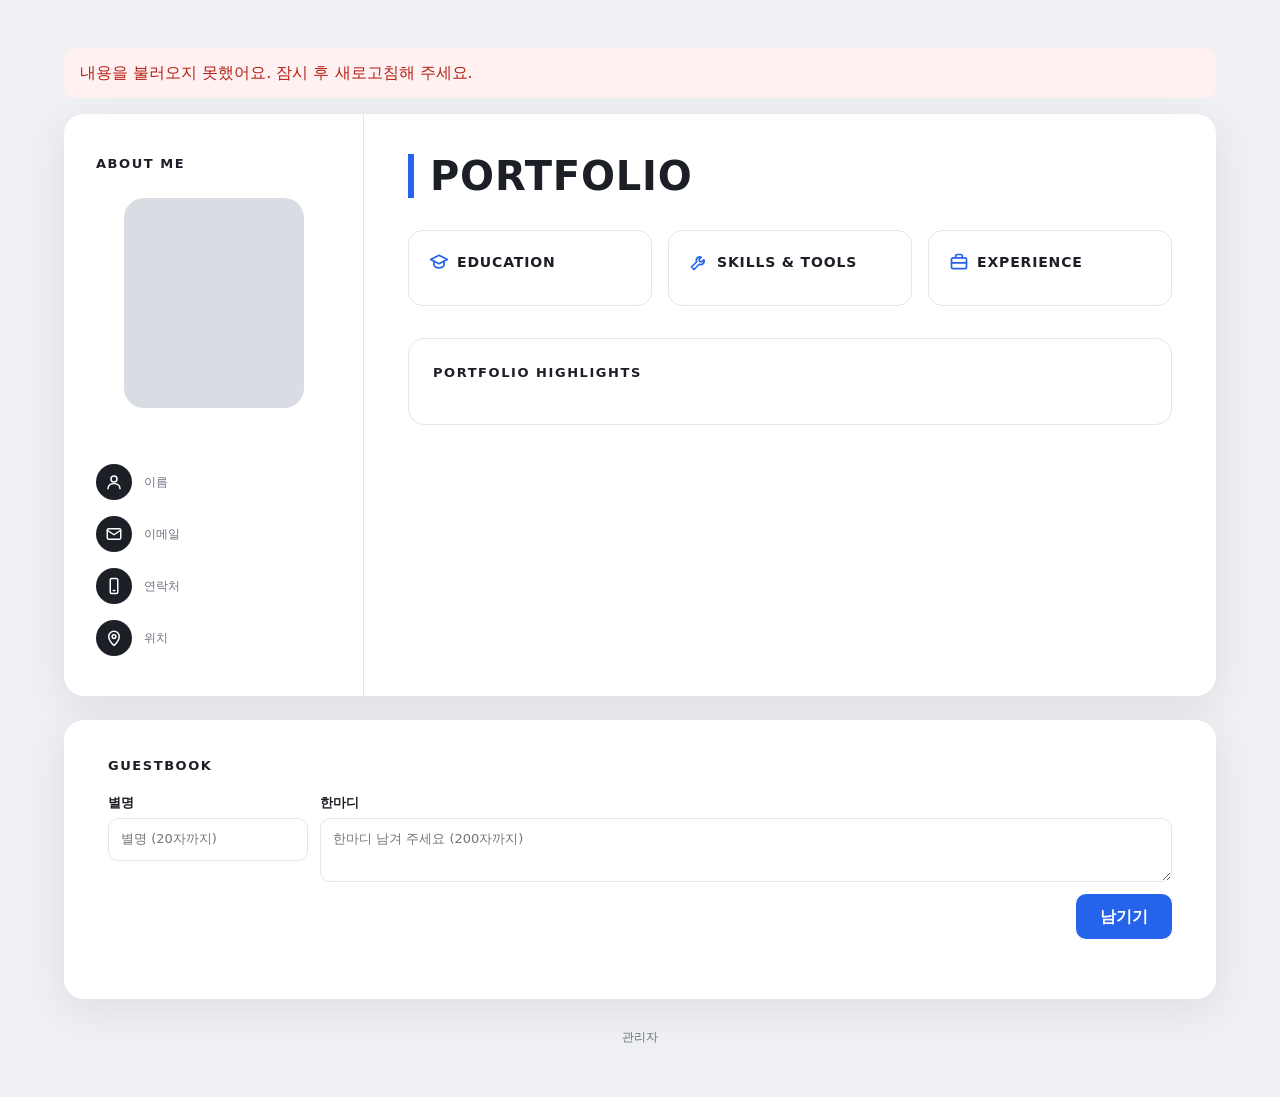
<file: index.html>
<!DOCTYPE html>
<html lang="ko">
<head>
  <meta charset="UTF-8">
  <meta name="viewport" content="width=device-width, initial-scale=1">
  <title>UI/UX 기획자 & PM 포트폴리오</title>
  <link rel="stylesheet" href="style.css">
</head>
<body>
  <main class="page">
    <p class="load-error" id="load-error" hidden>내용을 불러오지 못했어요. 잠시 후 새로고침해 주세요.</p>

    <div class="sheet">

      <!-- 왼쪽: ABOUT ME -->
      <aside class="about">
        <h2 class="small-label">ABOUT ME</h2>
        <div class="photo-frame">
          <img class="profile-photo" id="profile-photo" alt="프로필 사진" hidden>
          <div class="photo-placeholder" id="photo-placeholder" aria-hidden="true"></div>
        </div>
        <h1 class="name" id="profile-name"></h1>
        <p class="job-title" id="profile-title"></p>
        <p class="career-badge" id="profile-career" hidden></p>

        <ul class="contact">
          <li>
            <span class="contact-icon" aria-hidden="true">
              <svg viewBox="0 0 24 24"><circle cx="12" cy="8" r="4"/><path d="M4 21c0-4.4 3.6-7 8-7s8 2.6 8 7"/></svg>
            </span>
            <span class="contact-text">
              <span class="contact-label">이름</span>
              <span id="contact-name"></span>
            </span>
          </li>
          <li>
            <span class="contact-icon" aria-hidden="true">
              <svg viewBox="0 0 24 24"><rect x="3" y="5" width="18" height="14" rx="2"/><path d="M3 7l9 6 9-6"/></svg>
            </span>
            <span class="contact-text">
              <span class="contact-label">이메일</span>
              <span id="contact-email"></span>
            </span>
          </li>
          <li>
            <span class="contact-icon" aria-hidden="true">
              <svg viewBox="0 0 24 24"><rect x="7" y="2" width="10" height="20" rx="2"/><path d="M11 18h2"/></svg>
            </span>
            <span class="contact-text">
              <span class="contact-label">연락처</span>
              <span id="contact-phone"></span>
            </span>
          </li>
          <li>
            <span class="contact-icon" aria-hidden="true">
              <svg viewBox="0 0 24 24"><path d="M12 22s7-6.5 7-12a7 7 0 0 0-14 0c0 5.5 7 12 7 12z"/><circle cx="12" cy="10" r="2.5"/></svg>
            </span>
            <span class="contact-text">
              <span class="contact-label">위치</span>
              <span id="contact-location"></span>
            </span>
          </li>
        </ul>
      </aside>

      <!-- 오른쪽: PORTFOLIO -->
      <section class="content">
        <h2 class="big-title">PORTFOLIO</h2>
        <p class="headline" id="profile-headline"></p>
        <p class="intro" id="profile-intro"></p>

        <div class="info-grid">
          <section class="info-box">
            <h3 class="info-title">
              <svg viewBox="0 0 24 24" aria-hidden="true"><path d="M2 9l10-5 10 5-10 5z"/><path d="M6 11v5c0 1.5 3 3 6 3s6-1.5 6-3v-5"/></svg>
              EDUCATION
            </h3>
            <ul class="info-list" id="profile-education"></ul>
          </section>
          <section class="info-box">
            <h3 class="info-title">
              <svg viewBox="0 0 24 24" aria-hidden="true"><path d="M14.7 6.3a4 4 0 0 0-5.4 5.4L3 18l3 3 6.3-6.3a4 4 0 0 0 5.4-5.4l-2.5 2.5-2.5-.5-.5-2.5z"/></svg>
              SKILLS &amp; TOOLS
            </h3>
            <ul class="skill-list" id="profile-skills"></ul>
          </section>
          <section class="info-box">
            <h3 class="info-title">
              <svg viewBox="0 0 24 24" aria-hidden="true"><rect x="3" y="7" width="18" height="13" rx="2"/><path d="M8 7V5a2 2 0 0 1 2-2h4a2 2 0 0 1 2 2v2"/><path d="M3 13h18"/></svg>
              EXPERIENCE
            </h3>
            <ul class="info-list" id="profile-experience"></ul>
          </section>
        </div>

        <section class="highlights">
          <h3 class="small-label">PORTFOLIO HIGHLIGHTS</h3>
          <ul class="cards" id="card-list"></ul>
          <p class="empty" id="card-empty" hidden>아직 등록된 프로젝트가 없어요.</p>
        </section>

        <blockquote class="quote" id="profile-quote"></blockquote>
      </section>
    </div>

    <!-- 방명록 -->
    <section class="sheet guestbook">
      <h2 class="small-label">GUESTBOOK</h2>
      <form class="guest-form" id="guest-form">
        <div class="guest-fields">
          <label class="field">
            <span>별명</span>
            <input type="text" id="guest-nickname" maxlength="20" placeholder="별명 (20자까지)">
          </label>
          <label class="field field-wide">
            <span>한마디</span>
            <textarea id="guest-message" rows="2" maxlength="200" placeholder="한마디 남겨 주세요 (200자까지)"></textarea>
          </label>
        </div>
        <div class="guest-actions">
          <p class="guest-status" id="guest-status" aria-live="polite"></p>
          <button type="button" class="guest-submit" id="guest-submit">남기기</button>
        </div>
      </form>
      <ul class="guest-list" id="guest-list"></ul>
      <p class="empty" id="guest-empty" hidden>아직 남겨진 글이 없어요. 첫 글을 남겨 주세요!</p>
    </section>

    <footer class="site-footer">
      <a href="admin.html">관리자</a>
    </footer>
  </main>

  <script src="script.js"></script>
</body>
</html>
</file>
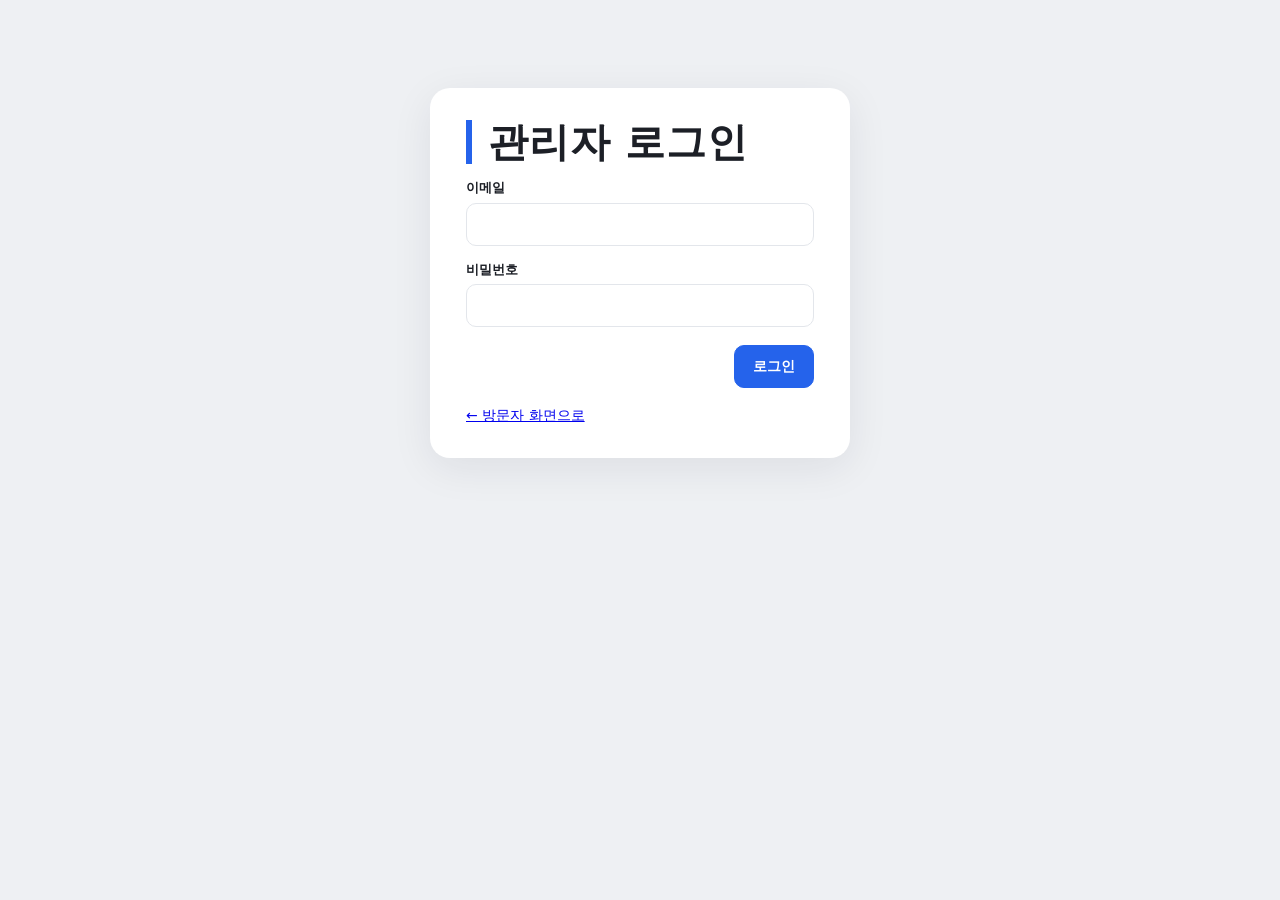
<file: admin.html>
<!DOCTYPE html>
<html lang="ko">
<head>
  <meta charset="UTF-8">
  <meta name="viewport" content="width=device-width, initial-scale=1">
  <meta name="robots" content="noindex">
  <title>관리자 | 포트폴리오</title>
  <link rel="stylesheet" href="style.css">
  <style>
    /* 관리자 화면에만 쓰는 모양 (색·글꼴·카드는 style.css를 같이 쓴다) */
    .admin-page { max-width: 1000px; }

    .panel {
      background: var(--sheet);
      border-radius: 20px;
      box-shadow: 0 10px 40px rgba(20, 30, 50, 0.08);
      padding: 32px 36px;
      margin-bottom: 24px;
    }

    .admin-bar { display: flex; align-items: center; justify-content: space-between; gap: 16px; flex-wrap: wrap; }
    .admin-bar .big-title { font-size: 30px; }
    .admin-bar-right { display: flex; align-items: center; gap: 12px; flex-wrap: wrap; font-size: 14px; color: var(--muted); }
    .admin-bar a { color: var(--blue); font-weight: 700; text-decoration: none; }

    .panel-head { display: flex; align-items: center; justify-content: space-between; gap: 12px; flex-wrap: wrap; margin-bottom: 20px; }
    .panel-head .small-label { font-size: 14px; }

    .login-box { max-width: 420px; margin: 40px auto; }
    .login-box .field { margin-top: 14px; }

    .form-grid { display: grid; grid-template-columns: repeat(2, 1fr); gap: 14px; }
    .form-grid .field-full { grid-column: 1 / -1; }
    .field small { font-weight: 400; color: var(--muted); }
    .field input[type="file"] { padding: 8px; background: #f8fafc; }

    .btn {
      padding: 9px 18px;
      border: 1px solid var(--line);
      border-radius: 10px;
      background: #fff;
      color: var(--text);
      font-size: 14px;
      font-weight: 700;
      cursor: pointer;
    }
    .btn:hover { border-color: var(--blue); color: var(--blue); }
    .btn:disabled { opacity: 0.5; cursor: default; }
    .btn:focus-visible { outline: 3px solid var(--blue); outline-offset: 2px; }
    .btn-primary { background: var(--blue); border-color: var(--blue); color: #fff; }
    .btn-primary:hover { color: #fff; opacity: 0.9; }
    .btn-danger { color: #b42318; }
    .btn-danger:hover { border-color: #b42318; color: #b42318; }
    .btn-small { padding: 5px 10px; font-size: 13px; }

    .form-actions { margin-top: 18px; display: flex; align-items: center; justify-content: flex-end; gap: 10px; flex-wrap: wrap; }

    .message { font-size: 14px; color: var(--muted); }
    .message.ok { color: #067647; }
    .message.error { color: #b42318; }

    .photo-row { display: flex; align-items: center; gap: 16px; flex-wrap: wrap; }
    .photo-preview { width: 96px; height: 112px; border-radius: 14px; background: var(--gray-box); object-fit: cover; }

    .file-now { display: flex; align-items: center; gap: 8px; flex-wrap: wrap; font-size: 13px; font-weight: 400; color: var(--muted); }
    .file-now a { color: var(--blue); }

    .editor { margin-bottom: 24px; padding: 20px; border: 1px solid var(--blue); border-radius: 14px; background: #fafcff; }
    .editor-title { margin-bottom: 14px; font-size: 16px; font-weight: 800; }

    .admin-cards { display: grid; gap: 12px; }
    .admin-card { display: grid; grid-template-columns: 120px 1fr auto; gap: 16px; align-items: center; padding: 14px; border: 1px solid var(--line); border-radius: 12px; }
    .admin-card .thumb { margin: 0; }
    .admin-card-info { min-width: 0; display: flex; flex-direction: column; gap: 2px; }
    .admin-card-info .card-desc { -webkit-line-clamp: 1; }
    .admin-card-sub { font-size: 12px; color: var(--muted); }
    .admin-card-buttons { display: grid; grid-template-columns: repeat(2, auto); gap: 6px; justify-content: end; }

    .like-line { display: flex; align-items: center; gap: 6px; font-size: 13px; font-weight: 700; color: #e11d48; }
    .like-line svg { width: 14px; height: 14px; fill: currentColor; }

    .admin-guest .guest-item { display: flex; align-items: flex-start; justify-content: space-between; gap: 12px; }
    .admin-guest .guest-body { min-width: 0; }

    .denied { text-align: center; }
    .denied p { margin-top: 8px; color: var(--muted); }
    .denied .btn { margin-top: 20px; }

    @media (max-width: 700px) {
      .panel { padding: 24px 18px; }
      .form-grid { grid-template-columns: 1fr; }
      .admin-card { grid-template-columns: 1fr; }
      .admin-card .thumb { max-width: 220px; }
      .admin-card-buttons { grid-template-columns: repeat(3, auto); justify-content: start; }
    }
  </style>
</head>
<body>
  <main class="page admin-page">

    <!-- 로그인 화면 -->
    <section class="panel login-box" id="login-view" hidden>
      <h1 class="big-title">관리자 로그인</h1>
      <form id="login-form">
        <label class="field">
          <span>이메일</span>
          <input type="email" id="login-email" autocomplete="username">
        </label>
        <label class="field">
          <span>비밀번호</span>
          <input type="password" id="login-password" autocomplete="current-password">
        </label>
        <div class="form-actions">
          <p class="message" id="login-message" aria-live="polite"></p>
          <button type="button" class="btn btn-primary" id="login-button">로그인</button>
        </div>
      </form>
      <p class="message" style="margin-top:16px"><a href="index.html">← 방문자 화면으로</a></p>
    </section>

    <!-- 관리자가 아닐 때 -->
    <section class="panel denied" id="denied-view" hidden>
      <h1 class="big-title" style="display:inline-block">관리자만 쓸 수 있어요</h1>
      <p>이 계정은 관리자로 등록되어 있지 않아요.</p>
      <button type="button" class="btn" id="denied-logout">로그아웃</button>
    </section>

    <!-- 관리자 화면 -->
    <div id="admin-view" hidden>
      <header class="panel admin-bar">
        <h1 class="big-title">관리자</h1>
        <div class="admin-bar-right">
          <span id="admin-email"></span>
          <a href="index.html" target="_blank" rel="noopener">방문자 화면 보기 ↗</a>
          <button type="button" class="btn btn-small" id="logout-button">로그아웃</button>
        </div>
      </header>

      <!-- 프로필 -->
      <section class="panel">
        <div class="panel-head">
          <h2 class="small-label">프로필</h2>
        </div>
        <form id="profile-form">
          <div class="field field-full" style="margin-bottom:14px">
            <span>프로필 사진</span>
            <div class="photo-row">
              <img class="photo-preview" id="photo-preview" alt="지금 프로필 사진" hidden>
              <div class="photo-preview" id="photo-empty"></div>
              <div>
                <input type="file" id="photo-file" accept="image/png,image/jpeg,image/webp,image/gif">
                <p class="message" id="photo-message">이미지(PNG·JPG·WEBP·GIF), 10MB까지. 고르면 바로 올라가요.</p>
                <button type="button" class="btn btn-small btn-danger" id="photo-remove" hidden>사진 빼기</button>
              </div>
            </div>
          </div>
          <div class="form-grid">
            <label class="field"><span>이름</span><input type="text" name="name"></label>
            <label class="field"><span>직함</span><input type="text" name="title"></label>
            <label class="field"><span>경력 배지</span><input type="text" name="career_badge"></label>
            <label class="field"><span>이메일</span><input type="text" name="email"></label>
            <label class="field"><span>연락처</span><input type="text" name="phone"></label>
            <label class="field"><span>위치</span><input type="text" name="location"></label>
            <label class="field field-full"><span>한 줄 소개 제목 <small>(이름이 들어 있으면 이름에 파란 밑줄)</small></span><input type="text" name="headline"></label>
            <label class="field field-full"><span>소개 글</span><textarea name="intro" rows="4"></textarea></label>
            <label class="field"><span>EDUCATION <small>(한 줄에 하나)</small></span><textarea name="education" rows="3"></textarea></label>
            <label class="field"><span>EXPERIENCE <small>(한 줄에 하나)</small></span><textarea name="experience" rows="3"></textarea></label>
            <label class="field field-full"><span>SKILLS &amp; TOOLS <small>(쉼표로 나눔)</small></span><input type="text" name="skills"></label>
            <label class="field field-full"><span>맨 아래 인용</span><textarea name="quote" rows="2"></textarea></label>
          </div>
          <div class="form-actions">
            <p class="message" id="profile-message" aria-live="polite"></p>
            <button type="button" class="btn btn-primary" id="profile-save">프로필 저장</button>
          </div>
        </form>
      </section>

      <!-- 포트폴리오 카드 -->
      <section class="panel">
        <div class="panel-head">
          <h2 class="small-label">포트폴리오 카드</h2>
          <button type="button" class="btn btn-primary btn-small" id="project-add">+ 카드 추가</button>
        </div>

        <form class="editor" id="project-editor" hidden>
          <h3 class="editor-title" id="editor-title">카드 추가</h3>
          <div class="form-grid">
            <label class="field"><span>번호 <small>(예: 01)</small></span><input type="text" id="p-number"></label>
            <label class="field"><span>분류</span><input type="text" id="p-category"></label>
            <label class="field field-full"><span>제목 <small>(꼭 적기)</small></span><input type="text" id="p-title"></label>
            <label class="field field-full"><span>설명</span><textarea id="p-description" rows="3"></textarea></label>
            <label class="field"><span>태그 <small>(쉼표로 나눔)</small></span><input type="text" id="p-tags"></label>
            <label class="field"><span>순서 <small>(작을수록 앞)</small></span><input type="number" id="p-order" step="1"></label>
            <div class="field">
              <span>썸네일 이미지 <small>(이미지, 10MB까지)</small></span>
              <input type="file" id="p-thumb-file" accept="image/png,image/jpeg,image/webp,image/gif">
              <div class="file-now" id="p-thumb-now"></div>
            </div>
            <div class="field">
              <span>첨부 파일 <small>(이미지·PDF, 10MB까지)</small></span>
              <input type="file" id="p-file-file" accept="image/png,image/jpeg,image/webp,image/gif,application/pdf">
              <div class="file-now" id="p-file-now"></div>
            </div>
          </div>
          <div class="form-actions">
            <p class="message" id="project-message" aria-live="polite"></p>
            <button type="button" class="btn" id="project-cancel">취소</button>
            <button type="button" class="btn btn-primary" id="project-save">저장</button>
          </div>
        </form>

        <p class="message" id="projects-status" aria-live="polite"></p>
        <ul class="admin-cards" id="admin-card-list"></ul>
      </section>

      <!-- 방명록 -->
      <section class="panel admin-guest">
        <div class="panel-head">
          <h2 class="small-label">방명록</h2>
        </div>
        <p class="message" id="guest-admin-status" aria-live="polite"></p>
        <ul class="guest-list" id="admin-guest-list"></ul>
      </section>
    </div>
  </main>

  <script src="admin.js"></script>
</body>
</html>
</file>
<file: style.css>
/* ===== 색과 기본값 ===== */
:root {
  --bg: #eef0f3;
  --sheet: #ffffff;
  --text: #1c1f26;
  --muted: #6b7280;
  --line: #e3e6eb;
  --blue: #2563eb;
  --blue-soft: #eaf1ff;
  --gray-box: #d9dde3;
}

* { box-sizing: border-box; }

/* hidden 이 붙은 것은 언제나 숨긴다 */
[hidden] { display: none !important; }

body {
  margin: 0;
  background: var(--bg);
  color: var(--text);
  font-family: "Pretendard", "Apple SD Gothic Neo", "Malgun Gothic", system-ui, sans-serif;
  line-height: 1.6;
  word-break: keep-all;
}

ul { margin: 0; padding: 0; list-style: none; }
h1, h2, h3, p, blockquote { margin: 0; }
button, input, textarea { font: inherit; }

.page {
  max-width: 1200px;
  margin: 0 auto;
  padding: 48px 24px;
}

.load-error {
  margin-bottom: 16px;
  padding: 12px 16px;
  border-radius: 10px;
  background: #fff1f1;
  color: #b42318;
}

/* ===== 흰 큰 카드 ===== */
.sheet {
  display: grid;
  grid-template-columns: 300px 1fr;
  background: var(--sheet);
  border-radius: 20px;
  box-shadow: 0 10px 40px rgba(20, 30, 50, 0.08);
  overflow: hidden;
}

.small-label {
  font-size: 13px;
  font-weight: 800;
  letter-spacing: 0.12em;
  color: var(--text);
}

/* ===== 왼쪽 ABOUT ME ===== */
.about {
  padding: 40px 32px;
  border-right: 1px solid var(--line);
  display: flex;
  flex-direction: column;
  align-items: center;
  text-align: center;
}

.about .small-label { align-self: flex-start; margin-bottom: 24px; }

.photo-frame {
  width: 180px;
  height: 210px;
  border-radius: 20px;
  overflow: hidden;
  background: var(--gray-box);
}

.profile-photo { width: 100%; height: 100%; object-fit: cover; display: block; }
.photo-placeholder { width: 100%; height: 100%; background: var(--gray-box); }

.name { margin-top: 20px; font-size: 26px; font-weight: 800; }

.job-title { margin-top: 4px; color: var(--blue); font-weight: 700; }

.career-badge {
  margin-top: 14px;
  padding: 6px 16px;
  border: 1.5px solid var(--blue);
  border-radius: 999px;
  color: var(--blue);
  font-size: 14px;
  font-weight: 700;
}

.contact {
  margin-top: 32px;
  width: 100%;
  display: grid;
  gap: 16px;
  text-align: left;
}

.contact li { display: flex; align-items: center; gap: 12px; }

.contact-icon {
  flex: none;
  width: 36px;
  height: 36px;
  border-radius: 50%;
  background: var(--text);
  display: grid;
  place-items: center;
}

.contact-icon svg {
  width: 18px;
  height: 18px;
  fill: none;
  stroke: #fff;
  stroke-width: 2;
  stroke-linecap: round;
  stroke-linejoin: round;
}

.contact-text { display: flex; flex-direction: column; min-width: 0; font-size: 14px; }
.contact-text span:last-child { overflow-wrap: anywhere; }
.contact-label { font-size: 12px; color: var(--muted); }

/* ===== 오른쪽 PORTFOLIO ===== */
.content { padding: 40px 44px; min-width: 0; }

.big-title {
  padding-left: 16px;
  border-left: 6px solid var(--blue);
  font-size: 40px;
  font-weight: 900;
  line-height: 1.1;
  letter-spacing: 0.02em;
}

.headline { margin-top: 24px; font-size: 22px; font-weight: 800; line-height: 1.5; }

.headline .name-mark {
  background: linear-gradient(transparent 62%, rgba(37, 99, 235, 0.25) 62%);
  border-bottom: 3px solid var(--blue);
}

.intro { margin-top: 12px; color: var(--muted); white-space: pre-line; }

.info-grid {
  margin-top: 32px;
  display: grid;
  grid-template-columns: repeat(3, 1fr);
  gap: 16px;
}

.info-box {
  padding: 20px;
  border: 1px solid var(--line);
  border-radius: 14px;
}

.info-title {
  display: flex;
  align-items: center;
  gap: 8px;
  font-size: 14px;
  font-weight: 800;
  letter-spacing: 0.06em;
}

.info-title svg {
  width: 20px;
  height: 20px;
  fill: none;
  stroke: var(--blue);
  stroke-width: 2;
  stroke-linecap: round;
  stroke-linejoin: round;
}

.info-list { margin-top: 12px; display: grid; gap: 6px; font-size: 14px; color: #374151; }

.skill-list { margin-top: 12px; display: flex; flex-wrap: wrap; gap: 6px; }

.skill-list li {
  padding: 3px 10px;
  border-radius: 999px;
  background: var(--blue-soft);
  color: var(--blue);
  font-size: 13px;
  font-weight: 600;
}

/* ===== PORTFOLIO HIGHLIGHTS ===== */
.highlights {
  margin-top: 32px;
  padding: 24px;
  border: 1px solid var(--line);
  border-radius: 16px;
}

.cards {
  margin-top: 16px;
  display: grid;
  grid-template-columns: repeat(4, 1fr);
  gap: 16px;
}

.card {
  display: flex;
  flex-direction: column;
  border: 1px solid var(--line);
  border-radius: 12px;
  background: #fff;
  overflow: hidden;
  transition: box-shadow 0.2s, transform 0.2s;
}

.card:hover { box-shadow: 0 8px 24px rgba(20, 30, 50, 0.1); transform: translateY(-2px); }

.card-open {
  flex: 1;
  display: flex;
  flex-direction: column;
  padding: 0;
  border: 0;
  background: none;
  text-align: left;
  color: inherit;
  cursor: pointer;
}

.card-open:disabled { cursor: default; }

.card-open:focus-visible,
.like-button:focus-visible,
.guest-submit:focus-visible { outline: 3px solid var(--blue); outline-offset: 2px; }

/* 브라우저 창 모양 썸네일 */
.thumb { margin: 12px 12px 0; border: 1px solid var(--line); border-radius: 8px; overflow: hidden; }

.thumb-bar {
  display: flex;
  gap: 5px;
  padding: 7px 9px;
  background: #f3f4f6;
  border-bottom: 1px solid var(--line);
}

.thumb-bar span { width: 8px; height: 8px; border-radius: 50%; background: #c4c9d1; }
.thumb-bar span:nth-child(1) { background: #f87171; }
.thumb-bar span:nth-child(2) { background: #fbbf24; }
.thumb-bar span:nth-child(3) { background: #34d399; }

.thumb-body { aspect-ratio: 16 / 10; background: var(--gray-box); }
.thumb-body img { width: 100%; height: 100%; object-fit: cover; display: block; }

.card-text { padding: 14px 14px 8px; display: flex; flex-direction: column; gap: 4px; }

.card-meta { font-size: 12px; font-weight: 700; color: var(--blue); }
.card-no { margin-right: 6px; }

.card-title { font-size: 16px; font-weight: 800; line-height: 1.4; }

.card-desc {
  font-size: 13px;
  color: var(--muted);
  display: -webkit-box;
  -webkit-line-clamp: 2;
  -webkit-box-orient: vertical;
  overflow: hidden;
}

.card-tags { margin-top: 4px; display: flex; flex-wrap: wrap; gap: 4px; }

.card-tags li {
  padding: 2px 8px;
  border-radius: 6px;
  background: #f3f4f6;
  color: var(--muted);
  font-size: 12px;
}

.card-like { padding: 4px 14px 14px; display: flex; align-items: center; gap: 6px; }

.like-button {
  display: inline-flex;
  align-items: center;
  justify-content: center;
  width: 32px;
  height: 32px;
  padding: 0;
  border: 1px solid var(--line);
  border-radius: 50%;
  background: #fff;
  color: var(--muted);
  cursor: pointer;
}

.like-button svg { width: 16px; height: 16px; fill: none; stroke: currentColor; stroke-width: 2; }
.like-button.liked { color: #e11d48; border-color: #fecdd3; background: #fff1f2; cursor: default; }
.like-button.liked svg { fill: currentColor; }

.like-count { font-size: 14px; font-weight: 700; color: #374151; }

.empty { margin-top: 12px; color: var(--muted); font-size: 14px; }

/* ===== 인용 ===== */
.quote {
  margin-top: 32px;
  padding: 16px 20px;
  border-left: 4px solid var(--blue);
  background: #f8fafc;
  border-radius: 0 10px 10px 0;
  font-style: italic;
  color: #374151;
}

.quote:empty { display: none; }

/* ===== 방명록 ===== */
.guestbook {
  margin-top: 24px;
  display: block;
  padding: 36px 44px;
}

.guest-form { margin-top: 16px; }

.guest-fields { display: grid; grid-template-columns: 200px 1fr; gap: 12px; }

.field { display: flex; flex-direction: column; gap: 4px; font-size: 13px; font-weight: 700; }

.field input,
.field textarea {
  width: 100%;
  padding: 10px 12px;
  border: 1px solid var(--line);
  border-radius: 10px;
  font-weight: 400;
  resize: vertical;
}

.field input:focus,
.field textarea:focus { outline: none; border-color: var(--blue); box-shadow: 0 0 0 3px var(--blue-soft); }

.guest-actions { margin-top: 12px; display: flex; align-items: center; justify-content: flex-end; gap: 12px; }

.guest-status { font-size: 13px; color: var(--muted); }
.guest-status.error { color: #b42318; }

.guest-submit {
  padding: 10px 24px;
  border: 0;
  border-radius: 10px;
  background: var(--blue);
  color: #fff;
  font-weight: 700;
  cursor: pointer;
}

.guest-submit:disabled { opacity: 0.6; cursor: default; }

.guest-list { margin-top: 24px; display: grid; gap: 12px; }

.guest-item { padding: 14px 18px; border: 1px solid var(--line); border-radius: 12px; }

.guest-head { display: flex; align-items: baseline; gap: 10px; }
.guest-nick { font-weight: 800; }
.guest-date { font-size: 12px; color: var(--muted); }
.guest-message { margin-top: 4px; color: #374151; white-space: pre-line; overflow-wrap: anywhere; }

/* ===== 맨 아래 관리자 링크 ===== */
.site-footer { margin-top: 24px; text-align: center; }
.site-footer a { font-size: 12px; color: var(--muted); text-decoration: none; }
.site-footer a:hover { color: var(--blue); text-decoration: underline; }

/* ===== 화면 폭에 맞추기 ===== */
@media (max-width: 1100px) {
  .cards { grid-template-columns: repeat(2, 1fr); }
}

@media (max-width: 860px) {
  .page { padding: 24px 16px; }
  .sheet { grid-template-columns: 1fr; }
  .about { border-right: 0; border-bottom: 1px solid var(--line); padding: 32px 24px; }
  .contact { max-width: 360px; }
  .content { padding: 32px 24px; }
  .info-grid { grid-template-columns: 1fr; }
  .guestbook { padding: 28px 24px; }
  .guest-fields { grid-template-columns: 1fr; }
}

@media (max-width: 560px) {
  .big-title { font-size: 32px; }
  .headline { font-size: 19px; }
  .highlights { padding: 16px; }
  .cards { grid-template-columns: 1fr; }
}
</file>
